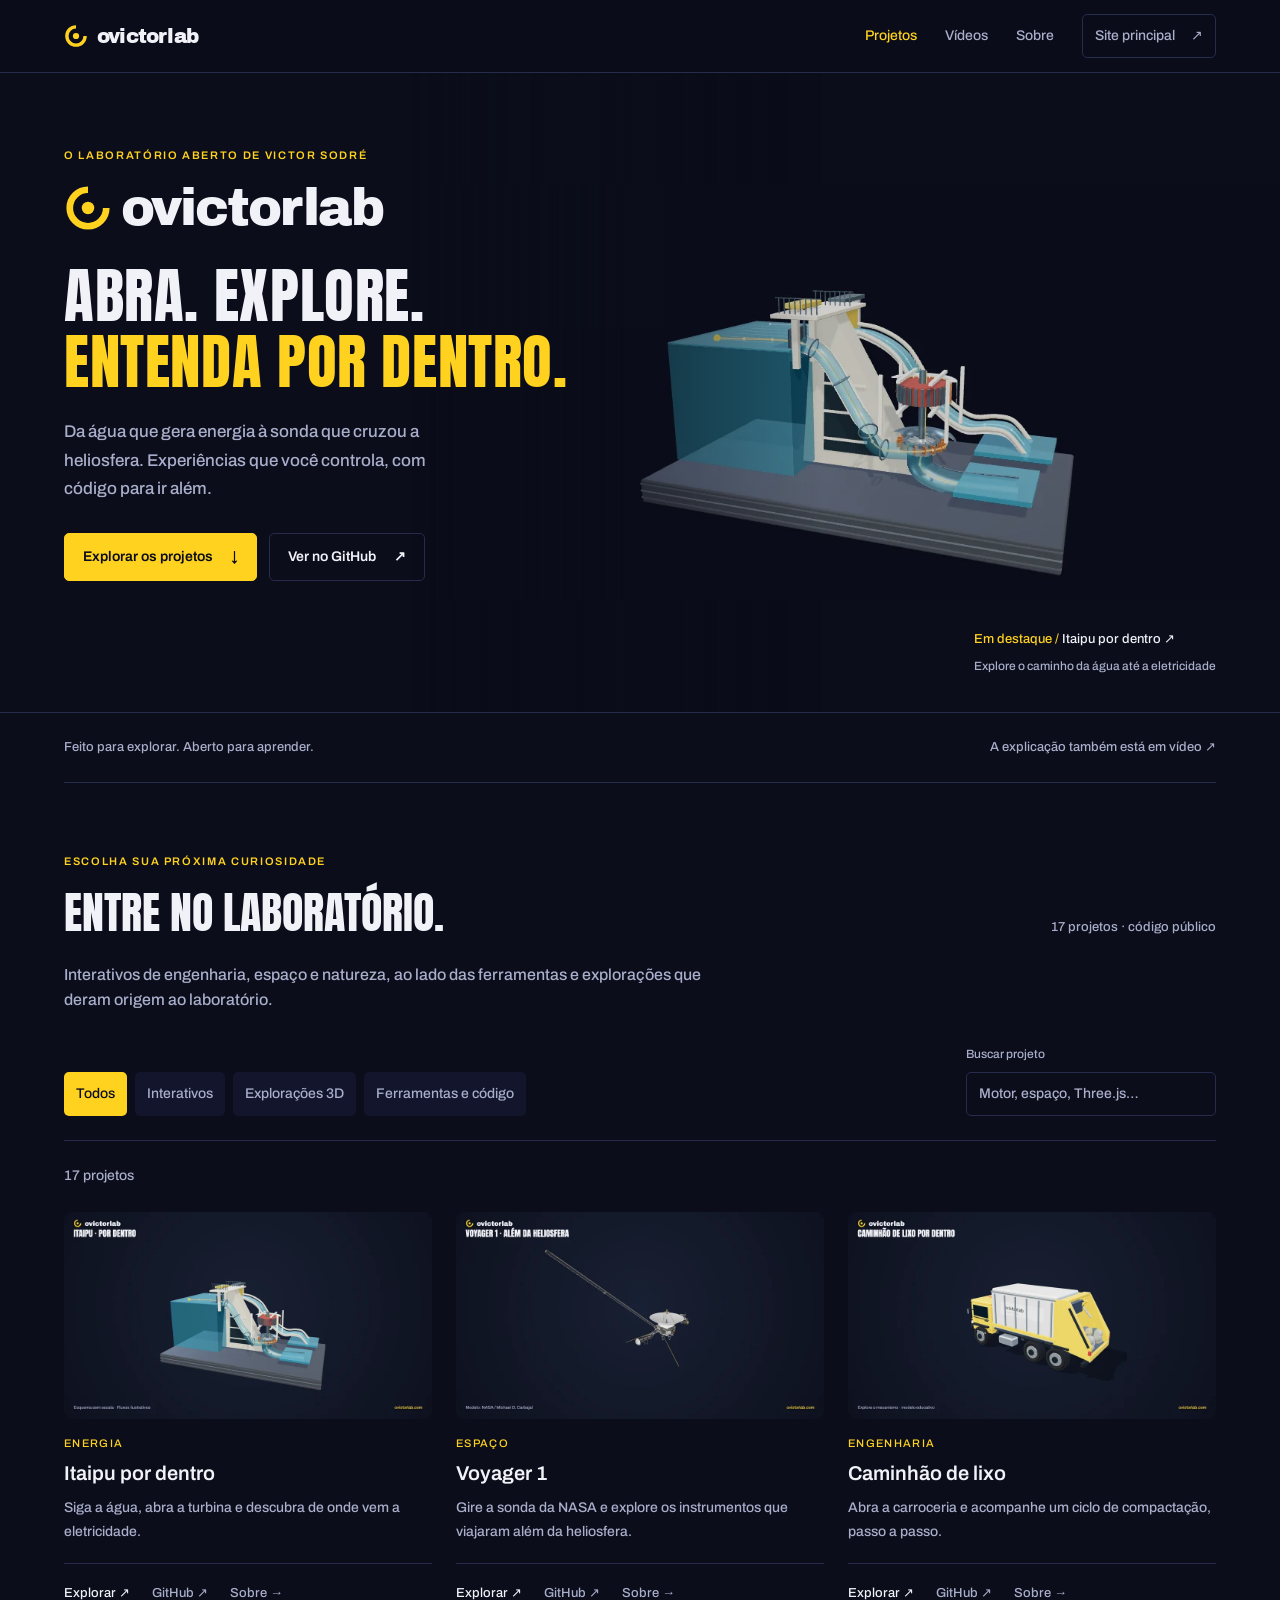
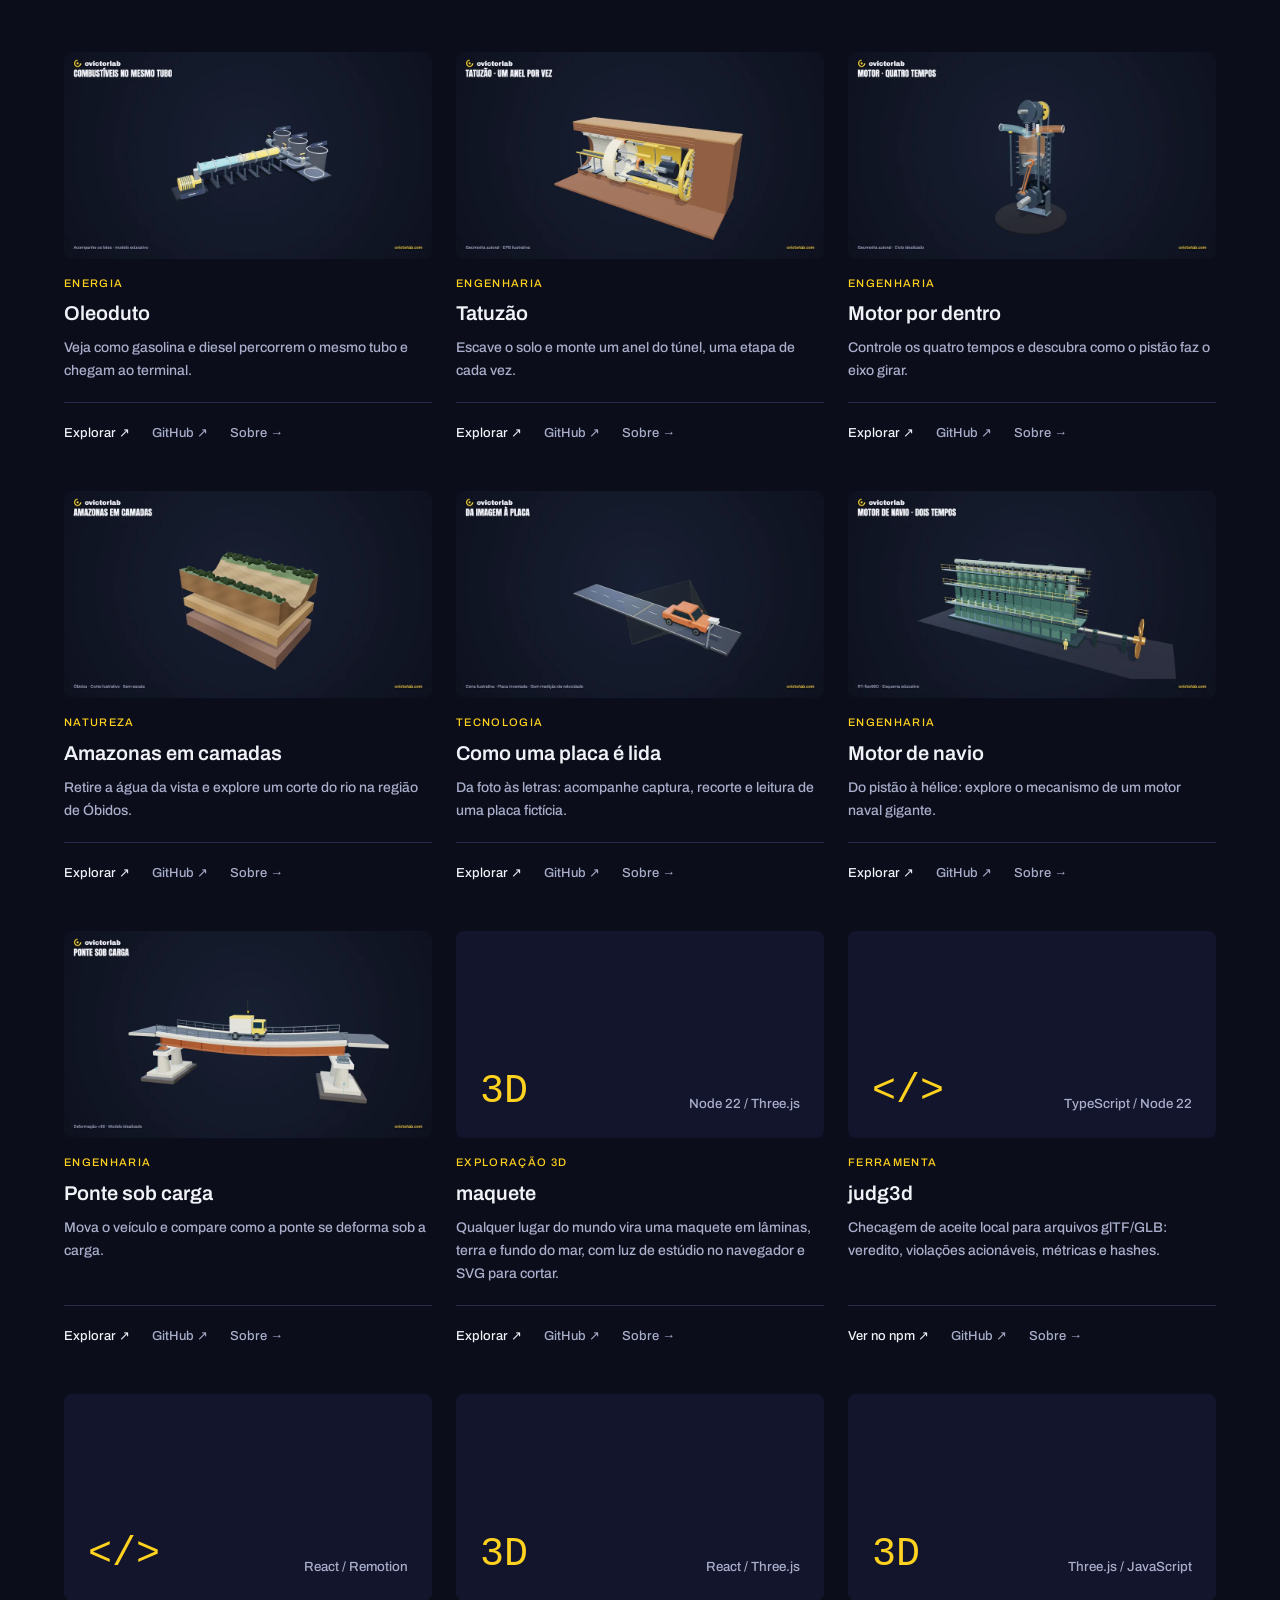
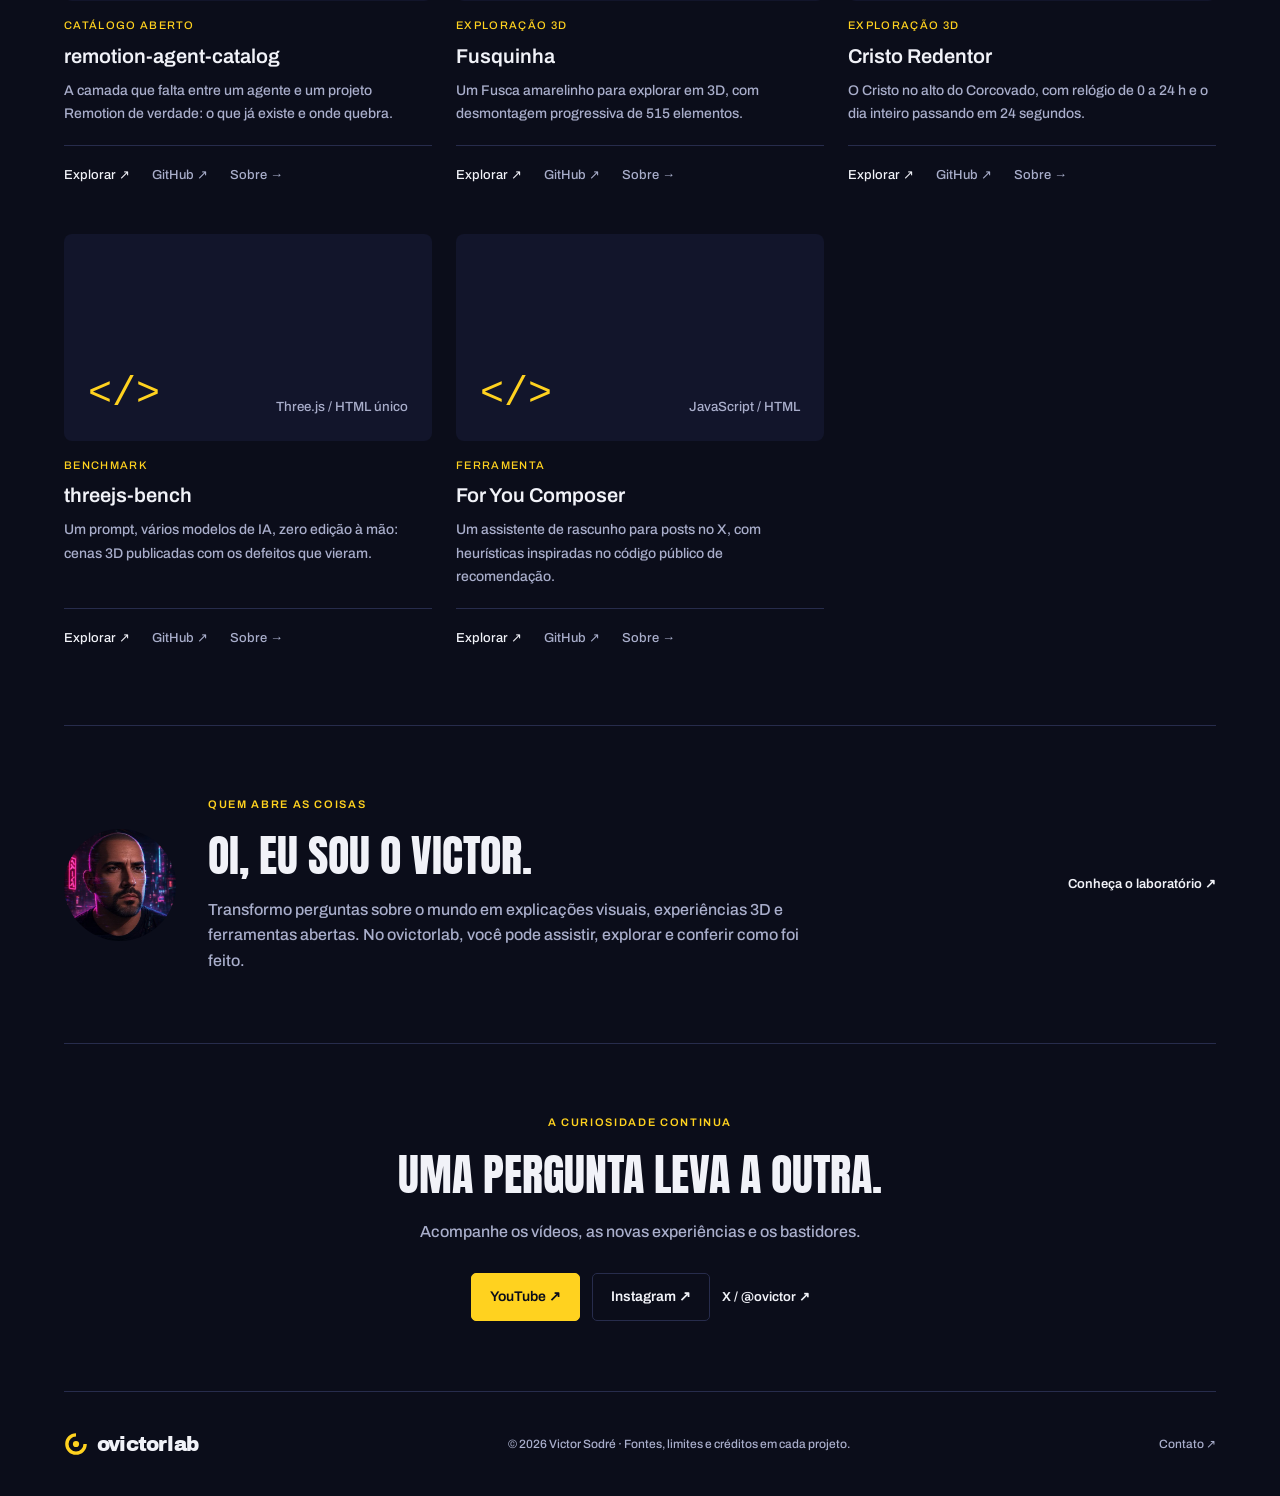
<file: index.html>
<!doctype html>
<html lang="pt-BR">
<head>
  <meta charset="utf-8">
  <meta name="viewport" content="width=device-width, initial-scale=1">
  <title>ovictorlab · Experiências interativas e código aberto</title>
  <meta name="description" content="Explore os projetos de Victor Sodré: engenharia, espaço e natureza em experiências 3D, ferramentas e código aberto. Abra direto no navegador.">
  <meta name="theme-color" content="#0b0d1a">
  <meta name="author" content="Victor Sodré">
  <link rel="canonical" href="https://victorsodre.github.io/">
  <link rel="icon" href="assets/icon.svg" type="image/svg+xml">
  <meta property="og:type" content="website">
  <meta property="og:site_name" content="ovictorlab">
  <meta property="og:locale" content="pt_BR">
  <meta property="og:url" content="https://victorsodre.github.io/">
  <meta property="og:title" content="ovictorlab · O laboratório aberto">
  <meta property="og:description" content="Abra, explore e entenda por dentro. Experiências interativas, ferramentas e código de Victor Sodré.">
  <meta property="og:image" content="https://victorsodre.github.io/assets/projects/itaipu-por-dentro.webp">
  <meta property="og:image:width" content="960">
  <meta property="og:image:height" content="540">
  <meta property="og:image:alt" content="Itaipu por dentro: captura real do experimento ovictorlab">
  <meta name="twitter:card" content="summary_large_image">
  <meta name="twitter:creator" content="@ovictor">
  <meta name="twitter:title" content="ovictorlab · O laboratório aberto">
  <meta name="twitter:description" content="Experiências 3D, ferramentas e código aberto. Por Victor Sodré.">
  <meta name="twitter:image" content="https://victorsodre.github.io/assets/projects/itaipu-por-dentro.webp">
  <link rel="preload" as="font" href="assets/fonts/anton-latin-400-normal.woff2" type="font/woff2" crossorigin>
  <link rel="stylesheet" href="assets/site.css">
  <script type="application/ld+json">{"@context":"https://schema.org","@type":"CollectionPage","name":"Projetos do ovictorlab","url":"https://victorsodre.github.io/","inLanguage":"pt-BR","author":{"@type":"Person","name":"Victor Sodré","url":"https://ovictorlab.com"},"mainEntity":{"@type":"ItemList","numberOfItems":17,"itemListElement":[{"@type":"ListItem","position":1,"item":{"@type":"SoftwareSourceCode","name":"Itaipu por dentro","url":"https://victorsodre.github.io/itaipu-por-dentro/","codeRepository":"https://github.com/victorsodre/itaipu-por-dentro","description":"Siga a água, abra a turbina e descubra de onde vem a eletricidade."}},{"@type":"ListItem","position":2,"item":{"@type":"SoftwareSourceCode","name":"Voyager 1","url":"https://victorsodre.github.io/voyager/","codeRepository":"https://github.com/victorsodre/voyager","description":"Gire a sonda da NASA e explore os instrumentos que viajaram além da heliosfera."}},{"@type":"ListItem","position":3,"item":{"@type":"SoftwareSourceCode","name":"Caminhão de lixo","url":"https://victorsodre.github.io/caminhao-lixo/","codeRepository":"https://github.com/victorsodre/caminhao-lixo","description":"Abra a carroceria e acompanhe um ciclo de compactação, passo a passo."}},{"@type":"ListItem","position":4,"item":{"@type":"SoftwareSourceCode","name":"Oleoduto","url":"https://victorsodre.github.io/oleoduto/","codeRepository":"https://github.com/victorsodre/oleoduto","description":"Veja como gasolina e diesel percorrem o mesmo tubo e chegam ao terminal."}},{"@type":"ListItem","position":5,"item":{"@type":"SoftwareSourceCode","name":"Tatuzão","url":"https://victorsodre.github.io/tatuzao/","codeRepository":"https://github.com/victorsodre/tatuzao","description":"Escave o solo e monte um anel do túnel, uma etapa de cada vez."}},{"@type":"ListItem","position":6,"item":{"@type":"SoftwareSourceCode","name":"Motor por dentro","url":"https://victorsodre.github.io/motor-por-dentro/","codeRepository":"https://github.com/victorsodre/motor-por-dentro","description":"Controle os quatro tempos e descubra como o pistão faz o eixo girar."}},{"@type":"ListItem","position":7,"item":{"@type":"SoftwareSourceCode","name":"Amazonas em camadas","url":"https://victorsodre.github.io/amazonas-em-camadas/","codeRepository":"https://github.com/victorsodre/amazonas-em-camadas","description":"Retire a água da vista e explore um corte do rio na região de Óbidos."}},{"@type":"ListItem","position":8,"item":{"@type":"SoftwareSourceCode","name":"Como uma placa é lida","url":"https://victorsodre.github.io/radar-placas/","codeRepository":"https://github.com/victorsodre/radar-placas","description":"Da foto às letras: acompanhe captura, recorte e leitura de uma placa fictícia."}},{"@type":"ListItem","position":9,"item":{"@type":"SoftwareSourceCode","name":"Motor de navio","url":"https://victorsodre.github.io/motor-navio/","codeRepository":"https://github.com/victorsodre/motor-navio","description":"Do pistão à hélice: explore o mecanismo de um motor naval gigante."}},{"@type":"ListItem","position":10,"item":{"@type":"SoftwareSourceCode","name":"Ponte sob carga","url":"https://victorsodre.github.io/ponte-sob-carga/","codeRepository":"https://github.com/victorsodre/ponte-sob-carga","description":"Mova o veículo e compare como a ponte se deforma sob a carga."}},{"@type":"ListItem","position":11,"item":{"@type":"SoftwareSourceCode","name":"maquete","url":"https://victorsodre.github.io/maquete/?lugar=rio","codeRepository":"https://github.com/victorsodre/maquete","description":"Qualquer lugar do mundo vira uma maquete em lâminas, terra e fundo do mar, com luz de estúdio no navegador e SVG para cortar."}},{"@type":"ListItem","position":12,"item":{"@type":"SoftwareSourceCode","name":"judg3d","url":"https://github.com/victorsodre/judg3d","codeRepository":"https://github.com/victorsodre/judg3d","description":"Checagem de aceite local para arquivos glTF/GLB: veredito, violações acionáveis, métricas e hashes."}},{"@type":"ListItem","position":13,"item":{"@type":"SoftwareSourceCode","name":"remotion-agent-catalog","url":"https://victorsodre.github.io/remotion-agent-catalog/","codeRepository":"https://github.com/victorsodre/remotion-agent-catalog","description":"A camada que falta entre um agente e um projeto Remotion de verdade: o que já existe e onde quebra."}},{"@type":"ListItem","position":14,"item":{"@type":"SoftwareSourceCode","name":"Fusquinha","url":"https://victorsodre.github.io/fusquinha/","codeRepository":"https://github.com/victorsodre/fusquinha","description":"Um Fusca amarelinho para explorar em 3D, com desmontagem progressiva de 515 elementos."}},{"@type":"ListItem","position":15,"item":{"@type":"SoftwareSourceCode","name":"Cristo Redentor","url":"https://victorsodre.github.io/cristo-redentor-threejs/","codeRepository":"https://github.com/victorsodre/cristo-redentor-threejs","description":"O Cristo no alto do Corcovado, com relógio de 0 a 24 h e o dia inteiro passando em 24 segundos."}},{"@type":"ListItem","position":16,"item":{"@type":"SoftwareSourceCode","name":"threejs-bench","url":"https://victorsodre.github.io/threejs-bench/bench/","codeRepository":"https://github.com/victorsodre/threejs-bench","description":"Um prompt, vários modelos de IA, zero edição à mão: cenas 3D publicadas com os defeitos que vieram."}},{"@type":"ListItem","position":17,"item":{"@type":"SoftwareSourceCode","name":"For You Composer","url":"https://victorsodre.github.io/foryou-composer/","codeRepository":"https://github.com/victorsodre/foryou-composer","description":"Um assistente de rascunho para posts no X, com heurísticas inspiradas no código público de recomendação."}}]}}</script>
  <script src="assets/site.js" defer></script>
</head>
<body>
  <svg class="symbol-library" aria-hidden="true" xmlns="http://www.w3.org/2000/svg"><symbol id="brand-mark" viewBox="0 0 100 100"><path d="M50 12 A38 38 0 1 0 88 50" fill="none" stroke="currentColor" stroke-width="14"/><circle cx="50" cy="50" r="13" fill="currentColor"/></symbol></svg>
  <a class="skip-link" href="#conteudo">Pular para o conteúdo</a>
  <header class="site-header">
    <div class="container header-inner">
      <a class="brand" href="https://ovictorlab.com" aria-label="ovictorlab, site principal"><svg aria-hidden="true"><use href="#brand-mark"/></svg><span>ovictorlab</span></a>
      <nav aria-label="Navegação principal">
        <a href="#projetos" aria-current="page">Projetos</a>
        <a href="https://ovictorlab.com/videos">Vídeos</a>
        <a href="#sobre">Sobre</a>
        <a class="header-link" href="https://ovictorlab.com">Site principal <span aria-hidden="true">↗</span></a>
      </nav>
    </div>
  </header>
  <main id="conteudo">
    <section class="hero" aria-labelledby="hero-title">
      <div class="hero-art" aria-hidden="true"><img src="assets/projects/itaipu-scene.webp" alt="" width="1235" height="557" fetchpriority="high"></div>
      <div class="container hero-content">
        <p class="eyebrow">O laboratório aberto de Victor Sodré</p>
        <div class="brand hero-brand"><svg aria-hidden="true"><use href="#brand-mark"/></svg><span>ovictorlab</span></div>
        <h1 id="hero-title">Abra. Explore.<br /><span>Entenda por dentro.</span></h1>
        <p class="hero-description">Da água que gera energia à sonda que cruzou a heliosfera. Experiências que você controla, com código para ir além.</p>
        <div class="hero-actions"><a class="action-primary" href="#projetos">Explorar os projetos <span aria-hidden="true">↓</span></a><a class="action-secondary" href="https://github.com/victorsodre">Ver no GitHub <span aria-hidden="true">↗</span></a></div>
      </div>
      <a class="hero-caption" href="https://victorsodre.github.io/itaipu-por-dentro/"><span>Em destaque /</span> Itaipu por dentro ↗<small>Explore o caminho da água até a eletricidade</small></a>
    </section>
    <div class="container">
      <div class="intro-strip"><p>Feito para explorar. Aberto para aprender.</p><a href="https://ovictorlab.com/videos">A explicação também está em vídeo ↗</a></div>
      <section class="catalog section" id="projetos" aria-labelledby="catalog-title">
        <div class="section-heading"><div><p class="eyebrow">Escolha sua próxima curiosidade</p><h2 id="catalog-title">Entre no laboratório.</h2></div><span class="catalog-note">17 projetos · código público</span></div>
        <p class="section-description">Interativos de engenharia, espaço e natureza, ao lado das ferramentas e explorações que deram origem ao laboratório.</p>
        <div id="discovery-controls" class="discovery-controls" hidden>
          <div class="filters" role="group" aria-label="Categoria de projeto">
            <button type="button" data-filter="todos" aria-pressed="true">Todos</button>
            <button type="button" data-filter="interativo" aria-pressed="false">Interativos</button>
            <button type="button" data-filter="3d" aria-pressed="false">Explorações 3D</button>
            <button type="button" data-filter="codigo" aria-pressed="false">Ferramentas e código</button>
          </div>
          <label for="search">Buscar projeto<input id="search" type="search" placeholder="Motor, espaço, Three.js…" aria-controls="work"></label>
        </div>
        <p id="result-count" class="result-count" role="status">17 projetos</p>
        <div class="project-grid" id="work"><article class="project" data-project="itaipu-por-dentro" data-kind="interativo" data-search="Itaipu por dentro Siga a água, abra a turbina e descubra de onde vem a eletricidade. Energia Three.js TypeScript Vite">
    <a class="project-cover" href="https://victorsodre.github.io/itaipu-por-dentro/" tabindex="-1" aria-hidden="true"><img src="assets/projects/itaipu-por-dentro.webp" alt="Captura real da experiência Itaipu por dentro" width="960" height="540" loading="lazy" decoding="async"></a>
    <p class="project-topic">Energia</p>
    <h3><a href="https://victorsodre.github.io/itaipu-por-dentro/">Itaipu por dentro</a></h3>
    <p class="project-summary">Siga a água, abra a turbina e descubra de onde vem a eletricidade.</p>
    <div class="project-actions"><a href="https://victorsodre.github.io/itaipu-por-dentro/" aria-label="Explorar Itaipu por dentro">Explorar ↗</a><a href="https://github.com/victorsodre/itaipu-por-dentro" aria-label="Código de Itaipu por dentro no GitHub">GitHub ↗</a><a href="https://ovictorlab.com/codigo/itaipu-por-dentro" aria-label="Sobre Itaipu por dentro">Sobre →</a></div>
  </article>
<article class="project" data-project="voyager" data-kind="interativo" data-search="Voyager 1 Gire a sonda da NASA e explore os instrumentos que viajaram além da heliosfera. Espaço Three.js TypeScript Vite">
    <a class="project-cover" href="https://victorsodre.github.io/voyager/" tabindex="-1" aria-hidden="true"><img src="assets/projects/voyager.webp" alt="Captura real da experiência Voyager 1" width="960" height="540" loading="lazy" decoding="async"></a>
    <p class="project-topic">Espaço</p>
    <h3><a href="https://victorsodre.github.io/voyager/">Voyager 1</a></h3>
    <p class="project-summary">Gire a sonda da NASA e explore os instrumentos que viajaram além da heliosfera.</p>
    <div class="project-actions"><a href="https://victorsodre.github.io/voyager/" aria-label="Explorar Voyager 1">Explorar ↗</a><a href="https://github.com/victorsodre/voyager" aria-label="Código de Voyager 1 no GitHub">GitHub ↗</a><a href="https://ovictorlab.com/codigo/voyager" aria-label="Sobre Voyager 1">Sobre →</a></div>
  </article>
<article class="project" data-project="caminhao-lixo" data-kind="interativo" data-search="Caminhão de lixo Abra a carroceria e acompanhe um ciclo de compactação, passo a passo. Engenharia Three.js TypeScript Vite">
    <a class="project-cover" href="https://victorsodre.github.io/caminhao-lixo/" tabindex="-1" aria-hidden="true"><img src="assets/projects/caminhao-lixo.webp" alt="Captura real da experiência Caminhão de lixo" width="960" height="540" loading="lazy" decoding="async"></a>
    <p class="project-topic">Engenharia</p>
    <h3><a href="https://victorsodre.github.io/caminhao-lixo/">Caminhão de lixo</a></h3>
    <p class="project-summary">Abra a carroceria e acompanhe um ciclo de compactação, passo a passo.</p>
    <div class="project-actions"><a href="https://victorsodre.github.io/caminhao-lixo/" aria-label="Explorar Caminhão de lixo">Explorar ↗</a><a href="https://github.com/victorsodre/caminhao-lixo" aria-label="Código de Caminhão de lixo no GitHub">GitHub ↗</a><a href="https://ovictorlab.com/codigo/caminhao-lixo" aria-label="Sobre Caminhão de lixo">Sobre →</a></div>
  </article>
<article class="project" data-project="oleoduto" data-kind="interativo" data-search="Oleoduto Veja como gasolina e diesel percorrem o mesmo tubo e chegam ao terminal. Energia Three.js TypeScript Vite">
    <a class="project-cover" href="https://victorsodre.github.io/oleoduto/" tabindex="-1" aria-hidden="true"><img src="assets/projects/oleoduto.webp" alt="Captura real da experiência Oleoduto" width="960" height="540" loading="lazy" decoding="async"></a>
    <p class="project-topic">Energia</p>
    <h3><a href="https://victorsodre.github.io/oleoduto/">Oleoduto</a></h3>
    <p class="project-summary">Veja como gasolina e diesel percorrem o mesmo tubo e chegam ao terminal.</p>
    <div class="project-actions"><a href="https://victorsodre.github.io/oleoduto/" aria-label="Explorar Oleoduto">Explorar ↗</a><a href="https://github.com/victorsodre/oleoduto" aria-label="Código de Oleoduto no GitHub">GitHub ↗</a><a href="https://ovictorlab.com/codigo/oleoduto" aria-label="Sobre Oleoduto">Sobre →</a></div>
  </article>
<article class="project" data-project="tatuzao" data-kind="interativo" data-search="Tatuzão Escave o solo e monte um anel do túnel, uma etapa de cada vez. Engenharia Three.js TypeScript Vite">
    <a class="project-cover" href="https://victorsodre.github.io/tatuzao/" tabindex="-1" aria-hidden="true"><img src="assets/projects/tatuzao.webp" alt="Captura real da experiência Tatuzão" width="960" height="540" loading="lazy" decoding="async"></a>
    <p class="project-topic">Engenharia</p>
    <h3><a href="https://victorsodre.github.io/tatuzao/">Tatuzão</a></h3>
    <p class="project-summary">Escave o solo e monte um anel do túnel, uma etapa de cada vez.</p>
    <div class="project-actions"><a href="https://victorsodre.github.io/tatuzao/" aria-label="Explorar Tatuzão">Explorar ↗</a><a href="https://github.com/victorsodre/tatuzao" aria-label="Código de Tatuzão no GitHub">GitHub ↗</a><a href="https://ovictorlab.com/codigo/tatuzao" aria-label="Sobre Tatuzão">Sobre →</a></div>
  </article>
<article class="project" data-project="motor-por-dentro" data-kind="interativo" data-search="Motor por dentro Controle os quatro tempos e descubra como o pistão faz o eixo girar. Engenharia Three.js TypeScript Vite">
    <a class="project-cover" href="https://victorsodre.github.io/motor-por-dentro/" tabindex="-1" aria-hidden="true"><img src="assets/projects/motor-por-dentro.webp" alt="Captura real da experiência Motor por dentro" width="960" height="540" loading="lazy" decoding="async"></a>
    <p class="project-topic">Engenharia</p>
    <h3><a href="https://victorsodre.github.io/motor-por-dentro/">Motor por dentro</a></h3>
    <p class="project-summary">Controle os quatro tempos e descubra como o pistão faz o eixo girar.</p>
    <div class="project-actions"><a href="https://victorsodre.github.io/motor-por-dentro/" aria-label="Explorar Motor por dentro">Explorar ↗</a><a href="https://github.com/victorsodre/motor-por-dentro" aria-label="Código de Motor por dentro no GitHub">GitHub ↗</a><a href="https://ovictorlab.com/codigo/motor-por-dentro" aria-label="Sobre Motor por dentro">Sobre →</a></div>
  </article>
<article class="project" data-project="amazonas-em-camadas" data-kind="interativo" data-search="Amazonas em camadas Retire a água da vista e explore um corte do rio na região de Óbidos. Natureza Three.js TypeScript Vite">
    <a class="project-cover" href="https://victorsodre.github.io/amazonas-em-camadas/" tabindex="-1" aria-hidden="true"><img src="assets/projects/amazonas-em-camadas.webp" alt="Captura real da experiência Amazonas em camadas" width="960" height="540" loading="lazy" decoding="async"></a>
    <p class="project-topic">Natureza</p>
    <h3><a href="https://victorsodre.github.io/amazonas-em-camadas/">Amazonas em camadas</a></h3>
    <p class="project-summary">Retire a água da vista e explore um corte do rio na região de Óbidos.</p>
    <div class="project-actions"><a href="https://victorsodre.github.io/amazonas-em-camadas/" aria-label="Explorar Amazonas em camadas">Explorar ↗</a><a href="https://github.com/victorsodre/amazonas-em-camadas" aria-label="Código de Amazonas em camadas no GitHub">GitHub ↗</a><a href="https://ovictorlab.com/codigo/amazonas-em-camadas" aria-label="Sobre Amazonas em camadas">Sobre →</a></div>
  </article>
<article class="project" data-project="radar-placas" data-kind="interativo" data-search="Como uma placa é lida Da foto às letras: acompanhe captura, recorte e leitura de uma placa fictícia. Tecnologia Three.js TypeScript Vite">
    <a class="project-cover" href="https://victorsodre.github.io/radar-placas/" tabindex="-1" aria-hidden="true"><img src="assets/projects/radar-placas.webp" alt="Captura real da experiência Como uma placa é lida" width="960" height="540" loading="lazy" decoding="async"></a>
    <p class="project-topic">Tecnologia</p>
    <h3><a href="https://victorsodre.github.io/radar-placas/">Como uma placa é lida</a></h3>
    <p class="project-summary">Da foto às letras: acompanhe captura, recorte e leitura de uma placa fictícia.</p>
    <div class="project-actions"><a href="https://victorsodre.github.io/radar-placas/" aria-label="Explorar Como uma placa é lida">Explorar ↗</a><a href="https://github.com/victorsodre/radar-placas" aria-label="Código de Como uma placa é lida no GitHub">GitHub ↗</a><a href="https://ovictorlab.com/codigo/radar-placas" aria-label="Sobre Como uma placa é lida">Sobre →</a></div>
  </article>
<article class="project" data-project="motor-navio" data-kind="interativo" data-search="Motor de navio Do pistão à hélice: explore o mecanismo de um motor naval gigante. Engenharia Three.js TypeScript Vite">
    <a class="project-cover" href="https://victorsodre.github.io/motor-navio/" tabindex="-1" aria-hidden="true"><img src="assets/projects/motor-navio.webp" alt="Captura real da experiência Motor de navio" width="960" height="540" loading="lazy" decoding="async"></a>
    <p class="project-topic">Engenharia</p>
    <h3><a href="https://victorsodre.github.io/motor-navio/">Motor de navio</a></h3>
    <p class="project-summary">Do pistão à hélice: explore o mecanismo de um motor naval gigante.</p>
    <div class="project-actions"><a href="https://victorsodre.github.io/motor-navio/" aria-label="Explorar Motor de navio">Explorar ↗</a><a href="https://github.com/victorsodre/motor-navio" aria-label="Código de Motor de navio no GitHub">GitHub ↗</a><a href="https://ovictorlab.com/codigo/motor-navio" aria-label="Sobre Motor de navio">Sobre →</a></div>
  </article>
<article class="project" data-project="ponte-sob-carga" data-kind="interativo" data-search="Ponte sob carga Mova o veículo e compare como a ponte se deforma sob a carga. Engenharia Three.js TypeScript Vite">
    <a class="project-cover" href="https://victorsodre.github.io/ponte-sob-carga/" tabindex="-1" aria-hidden="true"><img src="assets/projects/ponte-sob-carga.webp" alt="Captura real da experiência Ponte sob carga" width="960" height="540" loading="lazy" decoding="async"></a>
    <p class="project-topic">Engenharia</p>
    <h3><a href="https://victorsodre.github.io/ponte-sob-carga/">Ponte sob carga</a></h3>
    <p class="project-summary">Mova o veículo e compare como a ponte se deforma sob a carga.</p>
    <div class="project-actions"><a href="https://victorsodre.github.io/ponte-sob-carga/" aria-label="Explorar Ponte sob carga">Explorar ↗</a><a href="https://github.com/victorsodre/ponte-sob-carga" aria-label="Código de Ponte sob carga no GitHub">GitHub ↗</a><a href="https://ovictorlab.com/codigo/ponte-sob-carga" aria-label="Sobre Ponte sob carga">Sobre →</a></div>
  </article>
<article class="project" data-project="maquete" data-kind="3d" data-search="maquete Qualquer lugar do mundo vira uma maquete em lâminas, terra e fundo do mar, com luz de estúdio no navegador e SVG para cortar.  Node 22 Three.js d3-contour GeoTIFF Playwright">
    <a class="project-cover" href="https://victorsodre.github.io/maquete/?lugar=rio" tabindex="-1" aria-hidden="true"><div class="code-cover" aria-hidden="true"><span>3D</span><small>Node 22 / Three.js</small></div></a>
    <p class="project-topic">Exploração 3D</p>
    <h3><a href="https://victorsodre.github.io/maquete/?lugar=rio">maquete</a></h3>
    <p class="project-summary">Qualquer lugar do mundo vira uma maquete em lâminas, terra e fundo do mar, com luz de estúdio no navegador e SVG para cortar.</p>
    <div class="project-actions"><a href="https://victorsodre.github.io/maquete/?lugar=rio" aria-label="Explorar maquete">Explorar ↗</a><a href="https://github.com/victorsodre/maquete" aria-label="Código de maquete no GitHub">GitHub ↗</a><a href="https://ovictorlab.com/codigo/maquete" aria-label="Sobre maquete">Sobre →</a></div>
  </article>
<article class="project" data-project="judg3d" data-kind="ferramenta" data-search="judg3d Checagem de aceite local para arquivos glTF/GLB: veredito, violações acionáveis, métricas e hashes.  TypeScript Node 22 Vitest GitHub Actions MCP">
    <a class="project-cover" href="https://www.npmjs.com/package/judg3d" tabindex="-1" aria-hidden="true"><div class="code-cover" aria-hidden="true"><span>&lt;/&gt;</span><small>TypeScript / Node 22</small></div></a>
    <p class="project-topic">Ferramenta</p>
    <h3><a href="https://www.npmjs.com/package/judg3d">judg3d</a></h3>
    <p class="project-summary">Checagem de aceite local para arquivos glTF/GLB: veredito, violações acionáveis, métricas e hashes.</p>
    <div class="project-actions"><a href="https://www.npmjs.com/package/judg3d" aria-label="Explorar judg3d">Ver no npm ↗</a><a href="https://github.com/victorsodre/judg3d" aria-label="Código de judg3d no GitHub">GitHub ↗</a><a href="https://ovictorlab.com/codigo/judg3d" aria-label="Sobre judg3d">Sobre →</a></div>
  </article>
<article class="project" data-project="remotion-agent-catalog" data-kind="catalogo" data-search="remotion-agent-catalog A camada que falta entre um agente e um projeto Remotion de verdade: o que já existe e onde quebra.  React Remotion TypeScript MCP">
    <a class="project-cover" href="https://victorsodre.github.io/remotion-agent-catalog/" tabindex="-1" aria-hidden="true"><div class="code-cover" aria-hidden="true"><span>&lt;/&gt;</span><small>React / Remotion</small></div></a>
    <p class="project-topic">Catálogo aberto</p>
    <h3><a href="https://victorsodre.github.io/remotion-agent-catalog/">remotion-agent-catalog</a></h3>
    <p class="project-summary">A camada que falta entre um agente e um projeto Remotion de verdade: o que já existe e onde quebra.</p>
    <div class="project-actions"><a href="https://victorsodre.github.io/remotion-agent-catalog/" aria-label="Explorar remotion-agent-catalog">Explorar ↗</a><a href="https://github.com/victorsodre/remotion-agent-catalog" aria-label="Código de remotion-agent-catalog no GitHub">GitHub ↗</a><a href="https://ovictorlab.com/codigo/remotion-agent-catalog" aria-label="Sobre remotion-agent-catalog">Sobre →</a></div>
  </article>
<article class="project" data-project="fusquinha" data-kind="3d" data-search="Fusquinha Um Fusca amarelinho para explorar em 3D, com desmontagem progressiva de 515 elementos.  React Three.js TypeScript Vite">
    <a class="project-cover" href="https://victorsodre.github.io/fusquinha/" tabindex="-1" aria-hidden="true"><div class="code-cover" aria-hidden="true"><span>3D</span><small>React / Three.js</small></div></a>
    <p class="project-topic">Exploração 3D</p>
    <h3><a href="https://victorsodre.github.io/fusquinha/">Fusquinha</a></h3>
    <p class="project-summary">Um Fusca amarelinho para explorar em 3D, com desmontagem progressiva de 515 elementos.</p>
    <div class="project-actions"><a href="https://victorsodre.github.io/fusquinha/" aria-label="Explorar Fusquinha">Explorar ↗</a><a href="https://github.com/victorsodre/fusquinha" aria-label="Código de Fusquinha no GitHub">GitHub ↗</a><a href="https://ovictorlab.com/codigo/fusquinha" aria-label="Sobre Fusquinha">Sobre →</a></div>
  </article>
<article class="project" data-project="cristo-redentor" data-kind="3d" data-search="Cristo Redentor O Cristo no alto do Corcovado, com relógio de 0 a 24 h e o dia inteiro passando em 24 segundos.  Three.js JavaScript">
    <a class="project-cover" href="https://victorsodre.github.io/cristo-redentor-threejs/" tabindex="-1" aria-hidden="true"><div class="code-cover" aria-hidden="true"><span>3D</span><small>Three.js / JavaScript</small></div></a>
    <p class="project-topic">Exploração 3D</p>
    <h3><a href="https://victorsodre.github.io/cristo-redentor-threejs/">Cristo Redentor</a></h3>
    <p class="project-summary">O Cristo no alto do Corcovado, com relógio de 0 a 24 h e o dia inteiro passando em 24 segundos.</p>
    <div class="project-actions"><a href="https://victorsodre.github.io/cristo-redentor-threejs/" aria-label="Explorar Cristo Redentor">Explorar ↗</a><a href="https://github.com/victorsodre/cristo-redentor-threejs" aria-label="Código de Cristo Redentor no GitHub">GitHub ↗</a><a href="https://ovictorlab.com/codigo/cristo-redentor" aria-label="Sobre Cristo Redentor">Sobre →</a></div>
  </article>
<article class="project" data-project="threejs-bench" data-kind="benchmark" data-search="threejs-bench Um prompt, vários modelos de IA, zero edição à mão: cenas 3D publicadas com os defeitos que vieram.  Three.js HTML único">
    <a class="project-cover" href="https://victorsodre.github.io/threejs-bench/bench/" tabindex="-1" aria-hidden="true"><div class="code-cover" aria-hidden="true"><span>&lt;/&gt;</span><small>Three.js / HTML único</small></div></a>
    <p class="project-topic">Benchmark</p>
    <h3><a href="https://victorsodre.github.io/threejs-bench/bench/">threejs-bench</a></h3>
    <p class="project-summary">Um prompt, vários modelos de IA, zero edição à mão: cenas 3D publicadas com os defeitos que vieram.</p>
    <div class="project-actions"><a href="https://victorsodre.github.io/threejs-bench/bench/" aria-label="Explorar threejs-bench">Explorar ↗</a><a href="https://github.com/victorsodre/threejs-bench" aria-label="Código de threejs-bench no GitHub">GitHub ↗</a><a href="https://ovictorlab.com/codigo/threejs-bench" aria-label="Sobre threejs-bench">Sobre →</a></div>
  </article>
<article class="project" data-project="foryou-composer" data-kind="ferramenta" data-search="For You Composer Um assistente de rascunho para posts no X, com heurísticas inspiradas no código público de recomendação.  JavaScript HTML">
    <a class="project-cover" href="https://victorsodre.github.io/foryou-composer/" tabindex="-1" aria-hidden="true"><div class="code-cover" aria-hidden="true"><span>&lt;/&gt;</span><small>JavaScript / HTML</small></div></a>
    <p class="project-topic">Ferramenta</p>
    <h3><a href="https://victorsodre.github.io/foryou-composer/">For You Composer</a></h3>
    <p class="project-summary">Um assistente de rascunho para posts no X, com heurísticas inspiradas no código público de recomendação.</p>
    <div class="project-actions"><a href="https://victorsodre.github.io/foryou-composer/" aria-label="Explorar For You Composer">Explorar ↗</a><a href="https://github.com/victorsodre/foryou-composer" aria-label="Código de For You Composer no GitHub">GitHub ↗</a><a href="https://ovictorlab.com/codigo/foryou-composer" aria-label="Sobre For You Composer">Sobre →</a></div>
  </article></div>
        <div id="empty-state" class="empty-state" hidden><h3>Nenhum projeto encontrado</h3><p>Tente outro termo ou explore todas as categorias.</p><button type="button" class="action-secondary" id="reset">Limpar busca e filtros</button></div>
      </section>
      <section class="about section" id="sobre" aria-labelledby="about-title">
        <img src="assets/avatar.jpg" width="112" height="112" alt="Victor Sodré" loading="lazy">
        <div><p class="eyebrow">Quem abre as coisas</p><h2 id="about-title">Oi, eu sou o Victor.</h2><p>Transformo perguntas sobre o mundo em explicações visuais, experiências 3D e ferramentas abertas. No ovictorlab, você pode assistir, explorar e conferir como foi feito.</p></div>
        <a class="text-link" href="https://ovictorlab.com">Conheça o laboratório ↗</a>
      </section>
      <section class="closing section" aria-labelledby="closing-title"><p class="eyebrow">A curiosidade continua</p><h2 id="closing-title">Uma pergunta leva a outra.</h2><p>Acompanhe os vídeos, as novas experiências e os bastidores.</p><div class="hero-actions"><a class="action-primary" href="https://www.youtube.com/@ovictorlab">YouTube ↗</a><a class="action-secondary" href="https://www.instagram.com/ovictorlab/">Instagram ↗</a><a class="text-link" href="https://x.com/ovictor">X / @ovictor ↗</a></div></section>
    </div>
  </main>
  <footer class="container"><a class="brand" href="https://ovictorlab.com"><svg aria-hidden="true"><use href="#brand-mark"/></svg><span>ovictorlab</span></a><p>© 2026 Victor Sodré · Fontes, limites e créditos em cada projeto.</p><a href="https://ovictorlab.com/marcas">Contato ↗</a></footer>
</body>
</html>
</file>
<file: assets/site.css>
@font-face{font-family:Anton;src:url('fonts/anton-latin-400-normal.woff2') format('woff2');font-weight:400;font-display:swap}
@font-face{font-family:Archivo;src:url('fonts/archivo-latin-500-normal.woff2') format('woff2');font-weight:500;font-display:swap}
@font-face{font-family:Archivo;src:url('fonts/archivo-latin-600-normal.woff2') format('woff2');font-weight:600;font-display:swap}
@font-face{font-family:'Archivo Black';src:url('fonts/archivo-black-latin-400-normal.woff2') format('woff2');font-weight:400;font-display:swap}
:root{--fundo:#0b0d1a;--cartao:#12152b;--borda:#272c4c;--texto:#f1f2f8;--suave:#a9aecb;--amarelo:#ffd21f;--laranja:#ef7d42;color-scheme:dark}
*{box-sizing:border-box}body{margin:0;background:var(--fundo);color:var(--texto);font:500 16px/1.6 Archivo,Arial,sans-serif;-webkit-font-smoothing:antialiased}a{color:inherit;text-decoration:none}button,input{font:inherit}button,a,input{-webkit-tap-highlight-color:transparent}button{cursor:pointer}img{display:block;max-width:100%;height:auto}h1,h2,h3,p{margin:0}h1,h2{font-family:Anton,Impact,sans-serif;font-weight:400;text-transform:uppercase;font-synthesis:none}h2{font-size:clamp(32px,3.5vw,44px);line-height:1.12}::selection{background:var(--amarelo);color:var(--fundo)}:focus-visible{outline:2px solid var(--amarelo);outline-offset:5px}[hidden]{display:none!important}.symbol-library{position:absolute;width:0;height:0}.container{max-width:1200px;margin-inline:auto;padding-inline:24px}.skip-link{position:fixed;top:8px;left:16px;z-index:40;padding:12px 18px;background:var(--amarelo);color:var(--fundo);transform:translateY(-160%)}.skip-link:focus{transform:translateY(0)}
.site-header{position:sticky;top:0;z-index:20;border-bottom:1px solid var(--borda);background:color-mix(in srgb,var(--fundo) 95%,transparent);backdrop-filter:blur(12px)}.header-inner{display:flex;align-items:center;justify-content:space-between;gap:18px;min-height:72px}.brand{display:inline-flex;align-items:center;gap:9px;font:400 20px/1 'Archivo Black',Arial,sans-serif;letter-spacing:-.04em}.brand svg{width:24px;height:24px;color:var(--amarelo);flex-shrink:0}.site-header nav{display:flex;align-items:center;gap:28px;font-size:14px;color:var(--suave)}.site-header nav a{display:inline-flex;align-items:center;min-height:44px}.site-header nav a:hover,.site-header [aria-current]{color:var(--amarelo)}.header-link{border:1px solid var(--borda);border-radius:5px;padding:0 12px;gap:16px}
.hero{position:relative;isolation:isolate;overflow:hidden;min-height:640px;border-bottom:1px solid var(--borda)}.hero-content{position:relative;z-index:2;padding-block:74px 105px;pointer-events:none}.hero-content a{pointer-events:auto}.eyebrow{margin-bottom:18px;color:var(--amarelo);font-size:11px;font-weight:600;letter-spacing:.15em;text-transform:uppercase}.hero-brand{margin-bottom:28px;font-size:clamp(36px,4vw,54px)}.hero-brand svg{width:48px;height:48px}.hero h1{max-width:550px;font-size:clamp(44px,4.8vw,68px);line-height:1.08;letter-spacing:.01em}.hero h1 span{color:var(--amarelo)}.hero-description{margin-block:24px 30px;max-width:395px;color:var(--suave);font-size:17px;line-height:1.65}.hero-actions{display:flex;flex-wrap:wrap;align-items:center;gap:12px}.action-primary,.action-secondary{display:inline-flex;min-height:48px;align-items:center;justify-content:center;gap:18px;padding:12px 18px;border-radius:5px;font-size:14px;font-weight:600;transition:background .2s,transform .2s}.action-primary{background:var(--amarelo);color:var(--fundo);border:1px solid var(--amarelo)}.action-primary:hover{transform:translateY(-2px)}.action-secondary{border:1px solid var(--borda);color:var(--texto);background:transparent}.action-secondary:hover{background:var(--cartao)}.hero-art{position:absolute;z-index:-1;inset:0 -4% 0 32%;opacity:.9;mask-image:linear-gradient(90deg,transparent,black 24%,black 95%,transparent)}.hero-art img{width:100%;height:100%;object-fit:contain}.hero-art:after{content:'';position:absolute;inset:0;background:linear-gradient(90deg,var(--fundo),transparent 45%)}.hero-caption{position:absolute;z-index:3;bottom:36px;right:max(24px,calc((100vw - 1152px)/2));font-size:13px}.hero-caption span{color:var(--amarelo)}.hero-caption small{display:block;margin-top:7px;color:var(--suave);font-size:12px}
.intro-strip{display:flex;align-items:center;justify-content:space-between;flex-wrap:wrap;gap:8px 24px;padding-block:24px;border-bottom:1px solid var(--borda);font-size:13px;color:var(--suave)}.intro-strip a:hover{color:var(--amarelo)}.section{padding-block:70px;border-bottom:1px solid var(--borda);scroll-margin-top:100px}.section-heading{display:flex;align-items:end;justify-content:space-between;flex-wrap:wrap;gap:20px;margin-bottom:24px}.catalog-note{font-size:13px;color:var(--suave)}.section-description{max-width:640px;color:var(--suave);margin-bottom:32px}.discovery-controls{display:flex;align-items:end;justify-content:space-between;gap:20px;flex-wrap:wrap;padding-bottom:24px;border-bottom:1px solid var(--borda)}.filters{display:flex;gap:8px;flex-wrap:wrap}.filters button{min-height:44px;padding:10px 12px;border:0;border-radius:5px;background:var(--cartao);color:var(--suave);font-size:14px;transition:color .2s,background .2s}.filters [aria-pressed=true]{background:var(--amarelo);color:var(--fundo)}.filters button:hover{color:var(--texto)}.filters [aria-pressed=true]:hover{color:var(--fundo)}.discovery-controls label{display:grid;gap:8px;min-width:250px;font-size:12px;color:var(--suave)}input[type=search]{width:100%;min-height:44px;padding:10px 12px;border:1px solid var(--borda);border-radius:5px;background:var(--fundo);color:var(--texto);font-size:14px}input::placeholder{color:var(--suave)}.result-count{margin-block:24px;font-size:14px;color:var(--suave)}.project-grid{display:grid;grid-template-columns:repeat(3,minmax(0,1fr));gap:42px 24px}.project{display:flex;flex-direction:column;min-width:0}.project-cover{display:block;margin-bottom:16px;overflow:hidden;border-radius:8px;background:var(--cartao)}.project-cover img{width:100%;aspect-ratio:16/9;object-fit:cover;transition:transform .3s}.project:hover .project-cover img{transform:scale(1.035)}.code-cover{aspect-ratio:16/9;display:flex;align-items:end;justify-content:space-between;gap:20px;padding:24px}.code-cover span{font:400 40px monospace;color:var(--amarelo)}.code-cover small{max-width:160px;color:var(--suave);text-align:right}.project-topic{font-size:11px;letter-spacing:.12em;text-transform:uppercase;color:var(--amarelo);margin-bottom:8px}.project h3{font-size:20px;font-weight:600;line-height:1.3;margin-bottom:10px}.project h3 a:hover{color:var(--amarelo)}.project-summary{flex:1;color:var(--suave);font-size:14px;line-height:1.65;margin-bottom:20px}.project-actions{display:flex;flex-wrap:wrap;gap:12px 22px;padding-top:14px;border-top:1px solid var(--borda);font-size:13px}.project-actions a{min-height:32px;display:inline-flex;align-items:center}.project-actions a:not(:first-child){color:var(--suave)}.project-actions a:hover{color:var(--amarelo)}.empty-state{padding:64px 12px;text-align:center}.empty-state p{margin:12px 0 24px;color:var(--suave)}
.about{display:grid;grid-template-columns:112px 1fr auto;align-items:center;gap:32px}.about img{border-radius:50%}.about p:not(.eyebrow){max-width:620px;margin-top:16px;color:var(--suave)}.text-link{display:inline-flex;align-items:center;gap:12px;min-height:44px;font-size:13px;font-weight:600}.text-link:hover{color:var(--amarelo)}.closing{text-align:center}.closing p:not(.eyebrow){margin-block:20px 28px;color:var(--suave)}.closing .hero-actions{justify-content:center}footer{display:flex;align-items:center;justify-content:space-between;flex-wrap:wrap;gap:24px;padding-block:40px;font-size:12px;color:var(--suave)}footer .brand{color:var(--texto)}
@media(prefers-reduced-motion:no-preference){html{scroll-behavior:smooth}.hero-content{animation:arrive .65s ease-out both}.hero-art{animation:scene-arrive 1s ease-out both}@supports(animation-timeline:view()){.section{animation:section-arrive linear both;animation-timeline:view();animation-range:entry 0% entry 18%}}}
@keyframes arrive{from{opacity:0;transform:translateY(15px)}to{opacity:1;transform:translateY(0)}}@keyframes scene-arrive{from{opacity:0;transform:scale(1.03)}to{opacity:.9;transform:scale(1)}}@keyframes section-arrive{from{opacity:.5;transform:translateY(22px)}to{opacity:1;transform:translateY(0)}}
@media(max-width:900px){.project-grid{grid-template-columns:repeat(2,minmax(0,1fr))}.about{grid-template-columns:100px 1fr}.about .text-link{grid-column:2}.discovery-controls label{flex:1}}
@media(max-width:760px){.container{padding-inline:20px}.header-inner{flex-wrap:wrap;gap:8px;padding-block:14px}.site-header nav{width:100%;justify-content:space-between;gap:8px;font-size:13px}.header-link{border:0;padding:0}.hero{min-height:720px}.hero-content{padding-block:32px 280px}.hero-brand{margin-bottom:20px}.hero h1{font-size:clamp(40px,8.5vw,60px)}.hero-description{max-width:440px;margin-block:18px 22px;font-size:15px}.hero-art{inset:auto -25% 5px;height:340px;mask-image:linear-gradient(180deg,transparent,black 20%,black 85%,transparent)}.hero-art:after{display:none}.hero-caption{bottom:22px;left:20px;right:auto}.hero-caption small{display:none}.section{padding-block:44px;scroll-margin-top:130px}.about{grid-template-columns:72px 1fr;gap:20px}.about img{width:72px;height:72px}.discovery-controls label{width:100%}.intro-strip{padding-block:18px}.hero-actions{gap:10px}.action-primary,.action-secondary{padding:12px 14px;font-size:13px}}
@media(max-width:520px){.project-grid{grid-template-columns:1fr}.hero-brand{font-size:36px}.hero-brand svg{width:38px;height:38px}.about{grid-template-columns:1fr}.about .text-link{grid-column:1}.filters{gap:6px}.filters button{font-size:12px;padding-inline:10px}}
@media(prefers-reduced-motion:reduce){*,*:before,*:after{animation:none!important;transition:none!important;scroll-behavior:auto!important}}
</file>
